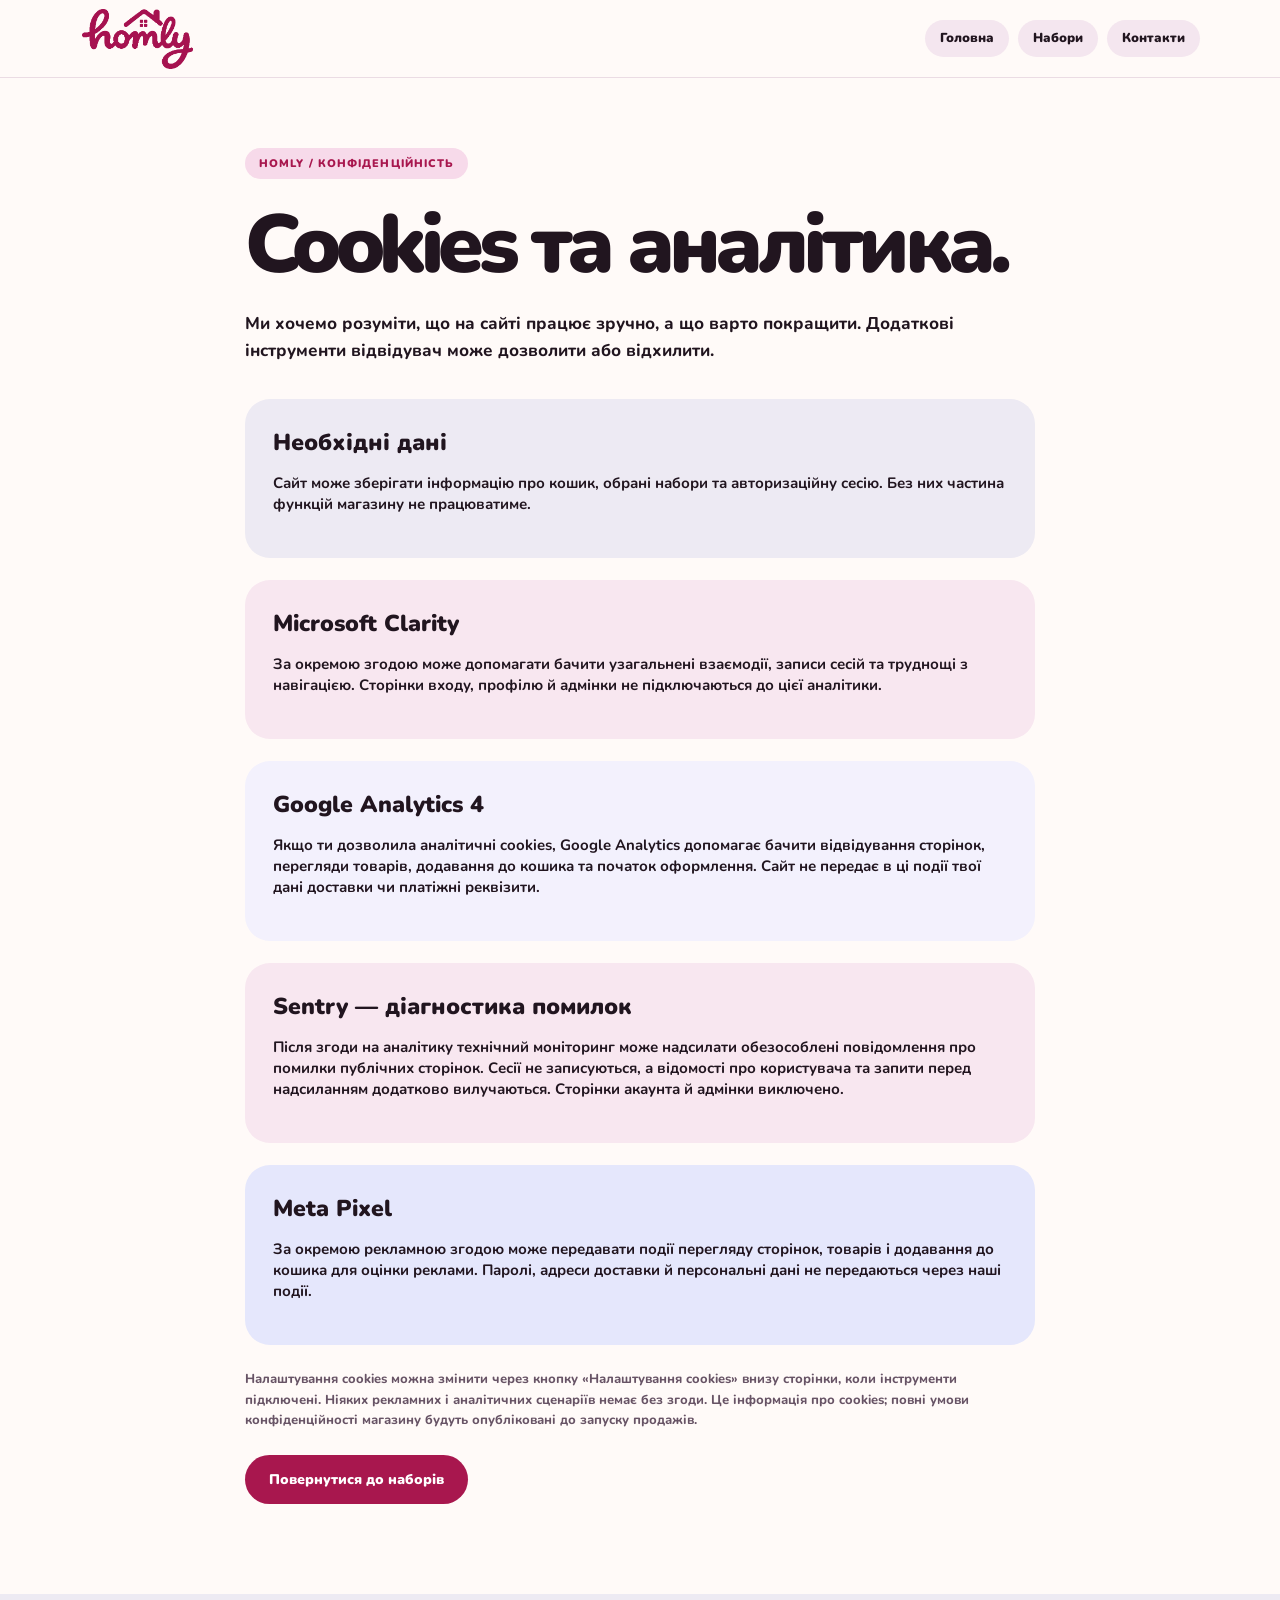
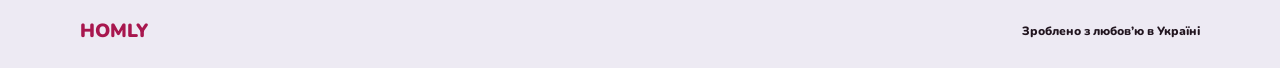
<file: cookies.html>
<!doctype html><html lang="uk"><head>
<meta charset="utf-8"><meta name="viewport" content="width=device-width,initial-scale=1">
<title>Cookies та аналітика — HOMLY</title><meta name="theme-color" content="#EDEAF3">
<meta name="description" content="Дізнайся, як HOMLY використовує cookies і як керувати аналітикою та рекламою.">
<link rel="preconnect" href="https://fonts.googleapis.com"><link rel="preconnect" href="https://fonts.gstatic.com" crossorigin>
<link href="https://fonts.googleapis.com/css2?family=Nunito:wght@400;600;700;800;900;1000&family=Onest:wght@500;700;800;900&display=swap" rel="stylesheet">
<link rel="stylesheet" href="store-portal.css"><link rel="stylesheet" href="analytics-consent.css">
<script defer src="store-config.js"></script><script defer src="analytics-config.js"></script><script defer src="analytics-consent.js"></script>
</head><body>
<header class="portal-head"><div class="portal-wrap portal-head-row">
 <a class="portal-logo" href="index.html"><img src="assets/logo.png" alt="HOMLY"></a>
 <nav aria-label="Навігація"><a href="index.html">Головна</a><a href="catalog.html">Набори</a><a href="contacts.html">Контакти</a></nav>
</div></header>
<main class="portal-wrap" style="max-width:790px;min-height:70svh;padding:70px 0 90px">
<span class="portal-label">HOMLY / КОНФІДЕНЦІЙНІСТЬ</span>
<h1 style="font:1000 clamp(43px,7vw,82px)/1 Nunito,sans-serif;letter-spacing:-.07em;margin:25px 0">Cookies та аналітика.</h1>
<p style="font:750 17px/1.55 Nunito,sans-serif;margin-bottom:35px">Ми хочемо розуміти, що на сайті працює зручно, а що варто покращити. Додаткові інструменти відвідувач може дозволити або відхилити.</p>
<section style="background:#EDEAF3;padding:28px;border-radius:25px;margin:22px 0">
 <h2 style="font:1000 23px Nunito,sans-serif;margin:0 0 9px">Необхідні дані</h2>
 <p>Сайт може зберігати інформацію про кошик, обрані набори та авторизаційну сесію. Без них частина функцій магазину не працюватиме.</p>
</section>
<section style="background:#F8E7F0;padding:28px;border-radius:25px;margin:22px 0">
 <h2 style="font:1000 23px Nunito,sans-serif;margin:0 0 9px">Microsoft Clarity</h2>
 <p>За окремою згодою може допомагати бачити узагальнені взаємодії, записи сесій та труднощі з навігацією. Сторінки входу, профілю й адмінки не підключаються до цієї аналітики.</p>
</section>
<section style="background:#F3F1FD;padding:28px;border-radius:25px;margin:22px 0">
 <h2 style="font:1000 23px Nunito,sans-serif;margin:0 0 9px">Google Analytics 4</h2>
 <p>Якщо ти дозволила аналітичні cookies, Google Analytics допомагає бачити відвідування сторінок, перегляди товарів, додавання до кошика та початок оформлення. Сайт не передає в ці події твої дані доставки чи платіжні реквізити.</p>
</section>
<section style="background:#F8E7F0;padding:28px;border-radius:25px;margin:22px 0">
 <h2 style="font:1000 23px Nunito,sans-serif;margin:0 0 9px">Sentry — діагностика помилок</h2>
 <p>Після згоди на аналітику технічний моніторинг може надсилати обезособлені повідомлення про помилки публічних сторінок. Сесії не записуються, а відомості про користувача та запити перед надсиланням додатково вилучаються. Сторінки акаунта й адмінки виключено.</p>
</section>
<section style="background:#E5E7FC;padding:28px;border-radius:25px;margin:22px 0">
 <h2 style="font:1000 23px Nunito,sans-serif;margin:0 0 9px">Meta Pixel</h2>
 <p>За окремою рекламною згодою може передавати події перегляду сторінок, товарів і додавання до кошика для оцінки реклами. Паролі, адреси доставки й персональні дані не передаються через наші події.</p>
</section>
<p style="font:750 13px/1.6 Nunito,sans-serif;color:#675365;margin:24px 0">Налаштування cookies можна змінити через кнопку «Налаштування cookies» внизу сторінки, коли інструменти підключені. Ніяких рекламних і аналітичних сценаріїв немає без згоди. Це інформація про cookies; повні умови конфіденційності магазину будуть опубліковані до запуску продажів.</p>
<a class="portal-primary" href="catalog.html" style="display:inline-flex;align-items:center">Повернутися до наборів</a>
</main>
<footer class="portal-footer"><a href="index.html">HOMLY</a><span>Зроблено з любов’ю в Україні</span></footer>
</body></html>
</file>
<file: store-portal.css>
/* HOMLY store account / administration: consistent with public store. */
:root{--berry:#A8174E;--lav:#EDEAF3;--blue:#AAB8E9;--ink:#21151F;--paper:#FFFAF8}
*{box-sizing:border-box}
html{scroll-behavior:smooth}
body{margin:0;background:var(--paper);color:var(--ink);font:700 15px/1.4 Nunito,sans-serif}
button,input,select,textarea{font:inherit}
button{cursor:pointer}
a{color:inherit;text-decoration:none}
button:disabled{opacity:.55;cursor:not-allowed}
[hidden]{display:none!important}
img{display:block;max-width:100%}
.portal-wrap{width:min(1120px,calc(100% - 44px));margin:auto}
.portal-head{background:#FFFAF8;border-bottom:1px solid #EBDCE4}
.portal-head-row{min-height:77px;display:flex;align-items:center;justify-content:space-between;gap:20px}
.portal-logo img{width:115px;height:60px;object-fit:contain}
.portal-head nav{display:flex;flex-wrap:wrap;gap:9px}
.portal-head nav a{font:900 13px/1.25 Nunito,sans-serif;padding:10px 15px;border-radius:99px;background:#F4E6EF}
.portal-head nav a:hover{background:#A8174E;color:white}
.account-main,.admin-main{padding:64px 0 92px;min-height:80svh}
.portal-intro{margin-bottom:35px}
.portal-label{display:inline-flex;border-radius:99px;padding:9px 14px;
 background:#F7DAEA;color:var(--berry);
 letter-spacing:.1em;font:1000 11px/1.2 Nunito,sans-serif}
.portal-intro h1{font:1000 clamp(48px,6vw,86px)/1 Nunito,sans-serif;
 letter-spacing:-.079em;margin:17px 0 15px}
.portal-intro h1 em{font-style:normal;color:var(--berry)}
.portal-intro p{font:750 16px/1.5 Nunito,sans-serif;max-width:610px;color:#54414E}
.portal-panel{background:#F7E8F0;border-radius:30px;padding:35px;max-width:650px}
.portal-panel h2,.portal-admin-area h2{font:1000 27px/1.13 Nunito,sans-serif;letter-spacing:-.04em;margin:0 0 18px}
.portal-tabs{display:inline-flex;gap:5px;background:#F4E2ED;padding:6px;border-radius:99px;margin-bottom:24px}
.portal-tabs button{border:0;background:transparent;padding:11px 22px;
 border-radius:99px;font:950 13px/1 Nunito,sans-serif}
.portal-tabs button[aria-selected=true],.portal-tabs button[aria-pressed=true]{
 background:#A8174E;color:#fff
}
.portal-form{display:grid;gap:18px}
.portal-form label{display:grid;gap:7px;font:900 13px/1.3 Nunito,sans-serif}
.portal-form label small{font-weight:700;color:#786476}
.portal-form label input:not([type=checkbox]),.portal-form label select,
.portal-form label textarea{
 width:100%;min-width:0;border:1px solid #D9C5D2;background:#FFFDFB;
 border-radius:16px;color:#241823;padding:13px 16px;min-height:47px;outline-offset:3px;
}
.portal-form label :is(input,select,textarea):focus-visible{outline:2px solid #A8174E}
.portal-form label textarea{resize:vertical}
.portal-form label input[type=file]{font-size:12px;max-width:100%}
.portal-form .portal-check{display:flex;align-items:center;gap:10px;font-size:13px}
.portal-check input{accent-color:var(--berry);width:18px;height:18px}
.portal-primary{border:0;border-radius:99px;background:#A8174E;color:white;
 padding:15px 24px;font:1000 14px/1 Nunito,sans-serif;
 transition:transform .2s,background .2s;min-height:49px}
.portal-primary:hover{background:#85113C;transform:translateY(-2px)}
.portal-ghost{border:1px solid #CBADC1;border-radius:99px;background:#FFF9FD;
 padding:12px 20px;color:#A8174E;font:950 13px/1.1 Nunito,sans-serif}
.portal-ghost:hover{background:#F4DAE9}
.portal-link{border:0;background:transparent;color:#A8174E;
 text-decoration:underline;font:850 13px Nunito,sans-serif;padding:15px 0 5px}
.portal-muted{font:750 12px/1.5 Nunito,sans-serif;color:#7A5A6F;margin:11px 0 0}
.portal-alert{font:850 13px/1.5 Nunito,sans-serif;margin:22px 0;
 padding:12px 15px;border-radius:16px;background:#F0EAF6;color:#58335C;max-width:700px}
.portal-alert:empty{display:none}
.portal-account-top{display:flex;justify-content:space-between;align-items:center;margin-bottom:24px;gap:15px}
.portal-metrics{display:grid;grid-template-columns:1fr 1fr;gap:16px;margin-bottom:27px;max-width:650px}
.portal-metrics article{border-radius:24px;background:#AAB8E9;padding:23px;display:grid}
.portal-metrics article:nth-child(2){background:#F8CCDE}
.portal-metrics article span{font:850 12px Nunito,sans-serif}
.portal-metrics article strong{font:1000 56px/1.1 Nunito,sans-serif;color:#A8174E;margin:13px 0 5px}
.portal-metrics article small{font:800 12px Nunito,sans-serif}
.portal-orders{margin-top:22px}
.portal-list{display:grid;gap:10px}
.portal-list-row{display:flex;align-items:center;justify-content:space-between;gap:15px;
 padding:15px;border-radius:17px;background:#FFFDFA}
.portal-list-row strong{font:1000 14px Nunito,sans-serif}
.portal-list-row small{display:block;font:750 11px Nunito,sans-serif;color:#725D6D;margin-top:5px}
.portal-list-row em{font:900 11px Nunito,sans-serif;color:#A8174E;font-style:normal}
.portal-footer{display:flex;align-items:center;justify-content:space-between;gap:15px;
 padding:24px max(22px,calc((100vw - 1120px)/2));
 background:#EDEAF3;font:850 12px Nunito,sans-serif}
.portal-footer a{color:#A8174E;font:1000 19px Nunito,sans-serif}
.portal-admin-area{margin-bottom:45px}
.portal-section-heading{display:flex;justify-content:space-between;align-items:center;gap:16px;margin-bottom:23px}
.portal-section-heading h2{margin:0}
.portal-product-list{display:grid;grid-template-columns:repeat(2,minmax(0,1fr));gap:13px;margin-bottom:32px}
.portal-product-item{display:grid;grid-template-columns:92px 1fr;align-items:center;gap:14px;
 background:#F8ECF3;border-radius:20px;overflow:hidden;min-height:108px;padding:12px}
.portal-product-item img{width:92px;height:94px;object-fit:cover;border-radius:13px;background:#DFCCE0}
.portal-product-item h3{font:1000 16px/1.2 Nunito,sans-serif;margin:0 0 7px}
.portal-product-item p{margin:0 0 8px;font:800 12px/1.2 Nunito,sans-serif}
.portal-product-item small{display:block;font:800 11px Nunito,sans-serif;color:#6B586A;margin-bottom:7px}
.portal-product-item button{border:0;border-radius:99px;background:#A8174E;color:#fff;padding:7px 14px;font:900 11px Nunito,sans-serif}
.portal-product-item button:hover{background:#841039}
.portal-product-item .portal-photo-placeholder{height:94px;background:#D9D7F3;border-radius:13px;display:grid;place-items:center}
.portal-two{display:grid;grid-template-columns:1fr 1fr;gap:14px}
.portal-form-actions{display:flex;flex-wrap:wrap;gap:10px}
#admin-product-form{max-width:850px}
.portal-photos{display:flex;flex-wrap:wrap;gap:12px}
.portal-image-preview{position:relative}
.portal-image-preview img{width:105px;height:115px;object-fit:cover;border-radius:16px}
.portal-image-preview button{
 position:absolute;right:4px;top:4px;border:0;background:#A8174E;color:#fff;
 width:24px;height:24px;border-radius:50%;font:900 16px/1 Nunito
}
#admin-loyalty .portal-panel{max-width:600px}
@media(max-width:680px){
 .portal-wrap{width:calc(100% - 34px)}
 .account-main,.admin-main{padding:43px 0 68px}
 .portal-head-row{min-height:69px}
 .portal-head nav a{font-size:11px;padding:9px}
 .portal-intro h1{font-size:clamp(44px,11vw,65px)}
 .portal-intro p{font-size:14px}
 .portal-panel{padding:22px;border-radius:22px}
 .portal-tabs{width:100%;justify-content:space-between}
 .portal-tabs button{flex:1;padding:11px 12px}
 .portal-metrics{gap:9px}
 .portal-metrics article{padding:15px}
 .portal-metrics article strong{font-size:43px}
 .portal-product-list{grid-template-columns:1fr}
 .portal-product-item{grid-template-columns:82px 1fr}
 .portal-product-item img{height:86px;width:82px}
 .portal-two{grid-template-columns:1fr}
 .portal-section-heading h2{font-size:23px}
 .portal-section-heading .portal-primary{padding:13px;font-size:12px}
 .portal-footer{padding:22px 18px;flex-wrap:wrap}
}
@media(prefers-reduced-motion:reduce){*,*::before,*::after{animation:none!important;transition:none!important;scroll-behavior:auto!important}}


/* Product launch preparation: compact editing tools, preview and CSV import. */
.homly-product-toolbar{display:grid;grid-template-columns:1fr 1.1fr .85fr;gap:12px;margin:20px 0 10px}
.homly-product-toolbar label{display:grid;gap:7px;font:900 12px/1.35 Nunito,sans-serif}
.homly-product-toolbar input,.homly-product-toolbar select{width:100%;min-width:0;border:1px solid #DAC4D4;background:#fff;border-radius:13px;min-height:44px;padding:9px 12px;font:800 13px Nunito,sans-serif;color:#342232}
.homly-product-bulk{display:flex;flex-wrap:wrap;align-items:center;gap:9px;margin:16px 0 11px}
.homly-product-bulk .portal-ghost{font-size:12px;padding:10px 13px;min-height:42px}
.homly-product-import{position:relative;display:inline-flex;align-items:center;min-height:42px;padding:10px 14px;
 background:#EFE2EC;border:1px solid #DBBDD0;border-radius:99px;color:#A8174E;font:900 12px Nunito,sans-serif;cursor:pointer}
.homly-product-import input{position:absolute;width:100%;height:100%;opacity:0;inset:0;cursor:pointer}
.homly-product-import:focus-within{outline:2px solid #A8174E;outline-offset:3px}
.homly-item-actions{display:flex;flex-wrap:wrap;gap:6px;margin-top:10px}
.portal-product-item .homly-item-actions button{font-size:11px;padding:7px 10px;background:#A8174E}
.portal-product-item .homly-item-actions button:nth-child(n+2){background:#F3DDE9;color:#A8174E}
.portal-product-item .homly-item-actions button:hover{filter:brightness(.95)}
.homly-product-readiness{border-radius:14px;background:#FFF7FA;border:1px solid #E7CAD8;color:#6F425B;padding:13px 15px;
 font:800 12px/1.55 Nunito,sans-serif}
.homly-product-readiness[data-ready=true]{background:#E9F5F0;border-color:#A3D5BF;color:#285942}
.homly-photo-controls{position:relative;display:flex;justify-content:center;gap:4px;margin-top:4px}
.portal-image-preview .homly-photo-controls button{position:static;border-radius:9px;width:29px;height:29px;font-size:15px}
.portal-image-preview .homly-photo-controls button:disabled{opacity:.35;cursor:not-allowed}
.portal-image-preview small{display:block;font:900 10px Nunito,sans-serif;text-align:center;color:#8E4B73;margin-top:5px}
.homly-product-preview{margin-top:24px;padding:22px;background:#FFF8FC;border-radius:24px;border:1px solid #E9D4E0}
.homly-product-preview[hidden]{display:none}
.homly-product-preview .portal-section-heading h3{font:900 17px Nunito,sans-serif;margin:0}
.homly-preview-card{display:grid;grid-template-columns:minmax(130px,230px) 1fr;gap:24px}
.homly-preview-image{display:grid;place-items:center;min-height:175px;border-radius:15px;background:#EFDBE9;color:#937C8E;font:900 13px Nunito,sans-serif;overflow:hidden}
.homly-preview-image img{width:100%;height:100%;max-height:310px;object-fit:cover}
.homly-preview-card h3{font:1000 24px Nunito,sans-serif;letter-spacing:-.04em;margin:10px 0}
.homly-preview-card small{font:1000 10px Nunito,sans-serif;letter-spacing:.08em;color:#A8174E}
.homly-preview-card strong{font:950 18px Nunito,sans-serif;color:#A8174E}
.homly-preview-card p{font:750 13px/1.55 Nunito,sans-serif;margin:12px 0;white-space:pre-wrap}
.portal-product-list{gap:11px}
@media(max-width:800px){.homly-product-toolbar{grid-template-columns:1fr 1fr}.homly-product-toolbar label:last-child{grid-column:1 / -1}}
@media(max-width:560px){.homly-product-toolbar{grid-template-columns:1fr}.homly-product-toolbar label:last-child{grid-column:auto}.homly-product-bulk{gap:7px}
.homly-product-bulk .portal-ghost,.homly-product-import{font-size:11px;padding:9px 12px}
.homly-product-preview{padding:16px}.homly-preview-card{grid-template-columns:1fr}.homly-preview-image{min-height:170px;max-height:250px}}

/* Keep hidden admin forms hidden despite .portal-form display:grid. */
#admin-product-form[hidden],#admin-content[hidden],.portal-admin-area[hidden]{display:none!important}

/* Store owner launch readiness: neutral, compact, no premature success claims. */
.homly-launch-readiness{background:#F8EDF3;border:1px solid #E5CEDE;border-radius:20px;padding:20px;margin:23px 0}
.homly-launch-readiness .portal-section-heading{margin-bottom:8px}
.homly-launch-readiness h3{margin:0;font:1000 19px/1.25 Nunito,sans-serif}
.homly-launch-readiness .portal-section-heading strong{font:950 12px/1.3 Nunito,sans-serif}
.homly-gate-closed{color:#70566A}
.homly-gate-active{color:#AD194D}
.homly-launch-readiness .portal-muted{margin:0 0 14px}
.homly-launch-item{display:grid;grid-template-columns:24px 1fr;gap:10px;align-items:start;
 padding:12px 0;border-top:1px solid #E8D8E3}
.homly-launch-item:first-child{border-top:0}
.homly-launch-marker{display:grid;place-items:center;border:1px solid #CFB2C8;border-radius:50%;
 width:22px;height:22px;color:#A8174E;font:900 13px Nunito,sans-serif;background:#FFFDFB}
.homly-launch-item strong{display:block;font:950 13px/1.35 Nunito,sans-serif}
.homly-launch-item small{display:block;color:#685565;font:750 12px/1.5 Nunito,sans-serif;margin:4px 0 0}
@media(max-width:600px){.homly-launch-readiness{padding:15px;margin:16px 0}
.homly-launch-readiness .portal-section-heading{align-items:start;flex-direction:column;gap:7px}}

/* Keep the five owner tabs usable on narrow phones without squeezing text. */
.portal-tabs{max-width:100%;overflow-x:auto;overflow-y:hidden;scrollbar-width:thin}
.portal-tabs button{white-space:nowrap;flex-shrink:0}
@media(max-width:680px){.portal-tabs{justify-content:flex-start;scroll-snap-type:x proximity}
.portal-tabs button{flex:0 0 auto;scroll-snap-align:start}}

/* Paid order packing and Nova Poshta tracking in owner Studio. */
#admin-orders-list{display:grid;gap:14px}
.homly-order-card{background:#FFF9FD;border:1px solid #E9D5E2;border-radius:20px;padding:18px 22px}
.homly-order-top{display:flex;align-items:flex-start;justify-content:space-between;gap:15px}
.homly-order-top strong{display:block;font:1000 15px/1.3 Nunito,sans-serif}
.homly-order-top small{display:block;color:#725D6D;font:750 11px/1.45 Nunito,sans-serif;margin-top:5px;overflow-wrap:anywhere}
.homly-order-top em{font:900 11px Nunito,sans-serif;color:#A8174E;font-style:normal;white-space:nowrap}
.homly-order-card details{margin-top:12px;border-top:1px solid #EDDBE6;padding-top:12px}
.homly-order-card summary{cursor:pointer;font:900 13px/1.45 Nunito,sans-serif;color:#8C235A}
.homly-order-detail{display:grid;gap:6px;padding-top:10px}
.homly-order-detail p{margin:0;font:750 12px/1.5 Nunito,sans-serif;color:#483443;overflow-wrap:anywhere}
.homly-order-detail a{font:900 12px Nunito,sans-serif;color:#A8174E;text-decoration:underline;text-underline-offset:3px}
.homly-order-detail .homly-order-warning{color:#A8174E}
.homly-fulfillment-form{display:grid;grid-template-columns:minmax(170px,1fr) minmax(220px,1fr) auto;align-items:end;gap:12px 14px;margin-top:12px;border-top:1px dashed #DFBDD0;padding-top:16px}
.homly-fulfillment-form label{display:grid;gap:5px;font:900 12px Nunito,sans-serif}
.homly-fulfillment-form input,.homly-fulfillment-form select{min-height:41px;width:100%;padding:8px 11px;background:#fff;border:1px solid #CFADC0;border-radius:11px;color:#24131F;font:750 12px Nunito,sans-serif}
.homly-fulfillment-form .portal-primary{min-height:41px;white-space:nowrap}
.homly-fulfillment-form .homly-order-hint{grid-column:1 / -1;font:700 11px/1.5 Nunito,sans-serif;color:#786475}
@media(max-width:760px){
 .homly-order-card{padding:15px}
 .homly-fulfillment-form{grid-template-columns:1fr}
 .homly-fulfillment-form .homly-order-hint{grid-column:1}
 .homly-order-top{flex-wrap:wrap}
}

/* Owner-only live integration test controls. */
#admin-integrations #integrations-state .portal-list-row{flex-wrap:wrap;align-items:center}
.homly-integration-check{padding:8px 13px!important;min-height:36px;white-space:nowrap;font-size:11px!important}
.homly-integration-check:disabled{opacity:.5;cursor:not-allowed}
</file>
<file: analytics-consent.css>
/* HOMLY privacy consent. Compact, brand-like and accessible. */
.homly-consent-panel{
 position:fixed;z-index:5000;bottom:16px;left:50%;transform:translateX(-50%);
 width:min(930px,calc(100vw - 30px));
 display:grid;grid-template-columns:1fr auto;gap:10px 26px;
 border:1px solid #D9B7C9;border-radius:26px;
 padding:22px 24px;background:#FFF9FC;color:#24131F;
 box-shadow:0 15px 58px #2C0B2A32;
 font-family:Nunito,Arial,sans-serif
}
.homly-consent-copy{grid-column:1;grid-row:1}
.homly-consent-copy>span{font:1000 10px/1.1 Nunito,sans-serif;letter-spacing:.11em;color:#A8174E}
.homly-consent-copy h2{font:1000 25px/1.1 Nunito,sans-serif;letter-spacing:-.055em;margin:7px 0}
.homly-consent-copy p{font:750 13px/1.4 Nunito,sans-serif;max-width:545px;margin:0 0 8px}
.homly-consent-copy a{font:1000 11px/1.2 Nunito,sans-serif;color:#A8174E;text-decoration:underline;text-underline-offset:3px}
.homly-consent-actions{grid-column:2;grid-row:1;display:flex;align-items:center;flex-wrap:wrap;justify-content:end;gap:8px;max-width:310px}
.homly-consent-actions button,.homly-consent-save{
 border:0;padding:11px 15px;border-radius:99px;font:950 12px/1.15 Nunito,sans-serif;cursor:pointer;
 min-height:43px;transition:transform .22s,background .22s
}
.homly-consent-actions button:hover,.homly-consent-save:hover{transform:translateY(-2px)}
.homly-consent-settings{color:#A8174E;background:transparent;text-decoration:underline}
.homly-consent-reject{color:#A8174E;background:#F7E3EF}
.homly-consent-accept,.homly-consent-save{color:#fff;background:#A8174E}
.homly-consent-detail{grid-column:1 / -1;grid-row:2;border-top:1px solid #EBD9E3;padding-top:11px}
.homly-consent-choice{display:inline-flex;align-items:center;gap:8px;margin:5px 21px 5px 0;
 font:900 12px/1.3 Nunito,sans-serif;cursor:pointer}
.homly-consent-choice input{accent-color:#A8174E;width:17px;height:17px}
.homly-consent-save{display:block;margin-top:12px}
.homly-cookie-settings{background:transparent;color:inherit;border:0;text-decoration:underline;
 cursor:pointer;padding:0;font:850 11px/1.2 Nunito,sans-serif}
.homly-cookie-settings:hover{color:#A8174E}
@media(max-width:730px){
 .homly-consent-panel{display:block;bottom:10px;border-radius:22px;padding:18px}
 .homly-consent-copy h2{font-size:22px}
 .homly-consent-copy p{font-size:12px}
 .homly-consent-actions{max-width:none;justify-content:flex-start;margin-top:15px;gap:6px}
 .homly-consent-actions button{font-size:11px;padding:10px 12px}
 .homly-consent-detail{margin-top:10px}
 .homly-consent-choice{display:flex;margin:9px 0}
}
@media(prefers-reduced-motion:reduce){.homly-consent-panel button{transition:none!important}}
</file>
